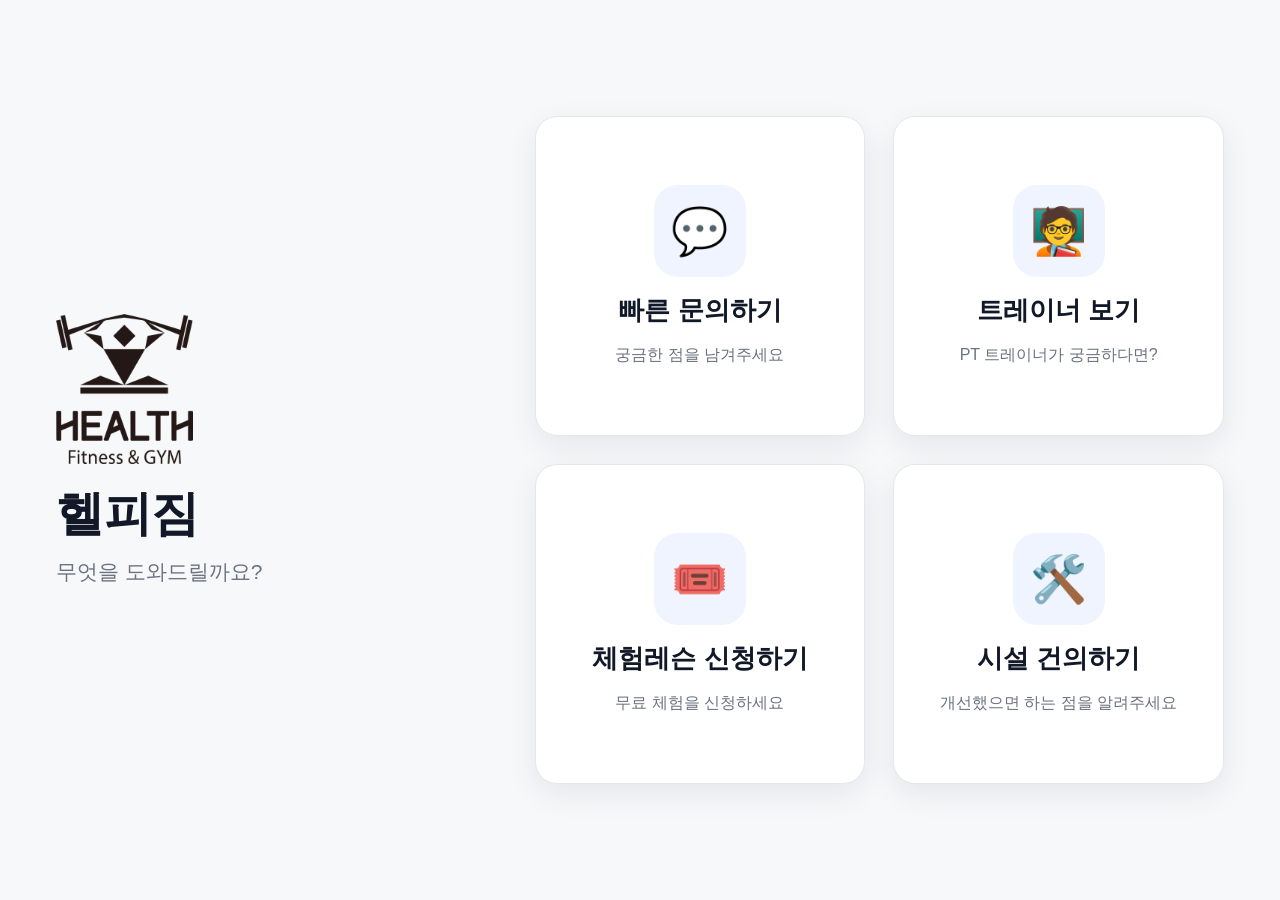
<file: index.html>
<!DOCTYPE html>
<html lang="ko">
<head>
  <meta charset="UTF-8" />
  <meta name="viewport" content="width=device-width, initial-scale=1.0, maximum-scale=1.0, user-scalable=no, viewport-fit=cover" />
  <meta name="apple-mobile-web-app-capable" content="yes" />
  <meta name="apple-mobile-web-app-status-bar-style" content="default" />
  <meta name="theme-color" content="#2563EB" />
  <link rel="manifest" href="manifest.json" />
  <title>헬피짐</title>
  <link rel="stylesheet" href="css/style.css?v=18" />
</head>
<body>
  <main class="shell shell--home">
    <header class="brand">
      <div class="logo"><img src="images/logo.png" alt="헬피짐 로고" /></div>
      <h1 data-gym-name>헬피짐</h1>
      <p data-gym-tagline>무엇을 도와드릴까요?</p>
    </header>

    <nav class="menu-grid">
      <a class="menu-card" href="quick_inquiry.html">
        <div class="ico">💬</div>
        <div class="label">빠른 문의하기</div>
        <div class="desc">궁금한 점을 남겨주세요</div>
      </a>

      <a class="menu-card" href="coaches.html">
        <div class="ico">🧑‍🏫</div>
        <div class="label">트레이너 보기</div>
        <div class="desc">PT 트레이너가 궁금하다면?</div>
      </a>

      <a class="menu-card" href="trial_lesson.html">
        <div class="ico">🎟️</div>
        <div class="label">체험레슨 신청하기</div>
        <div class="desc">무료 체험을 신청하세요</div>
      </a>

      <a class="menu-card" href="facility_suggestion.html">
        <div class="ico">🛠️</div>
        <div class="label">시설 건의하기</div>
        <div class="desc">개선했으면 하는 점을 알려주세요</div>
      </a>
    </nav>
  </main>

  <script src="js/config.js?v=18"></script>
  <script src="js/app.js?v=18"></script>
</body>
</html>
</file>
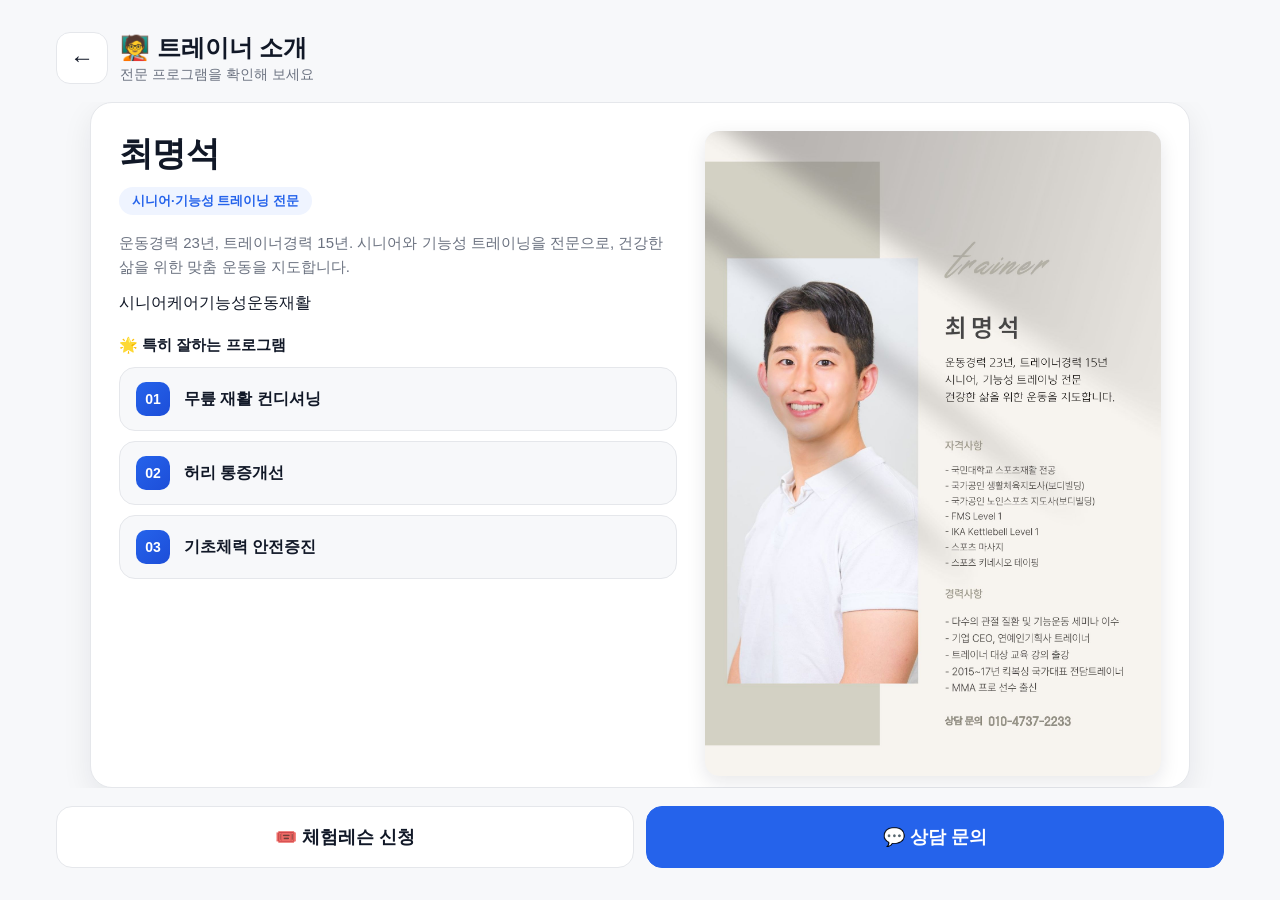
<file: coach_detail.html>
<!DOCTYPE html>
<html lang="ko">
<head>
  <meta charset="UTF-8" />
  <meta name="viewport" content="width=device-width, initial-scale=1.0, maximum-scale=1.0, user-scalable=no, viewport-fit=cover" />
  <meta name="apple-mobile-web-app-capable" content="yes" />
  <meta name="theme-color" content="#2563EB" />
  <link rel="manifest" href="manifest.json" />
  <title>트레이너 소개 · 헬피짐</title>
  <link rel="stylesheet" href="css/style.css?v=18" />
</head>
<body>
  <main class="shell shell--coach-detail">
    <div class="page-head">
      <a class="back-btn" href="coaches.html">←</a>
      <div>
        <h2>🧑‍🏫 트레이너 소개</h2>
        <p>전문 프로그램을 확인해 보세요</p>
      </div>
    </div>

    <!-- ▼ 좌: 프로그램 / 우: 사진 — js/coaches.js 가 ?id= 값으로 렌더링합니다. -->
    <div class="coach-detail" id="coachDetail"></div>

    <div class="tel-bar">
      <a href="trial_lesson.html">🎟️ 체험레슨 신청</a>
      <a class="primary" href="quick_inquiry.html">💬 상담 문의</a>
    </div>
  </main>

  <script src="js/config.js?v=18"></script>
  <script src="js/coaches-data.js?v=18"></script>
  <script src="js/coaches.js?v=18"></script>
  <script src="js/app.js?v=18"></script>
</body>
</html>
</file>
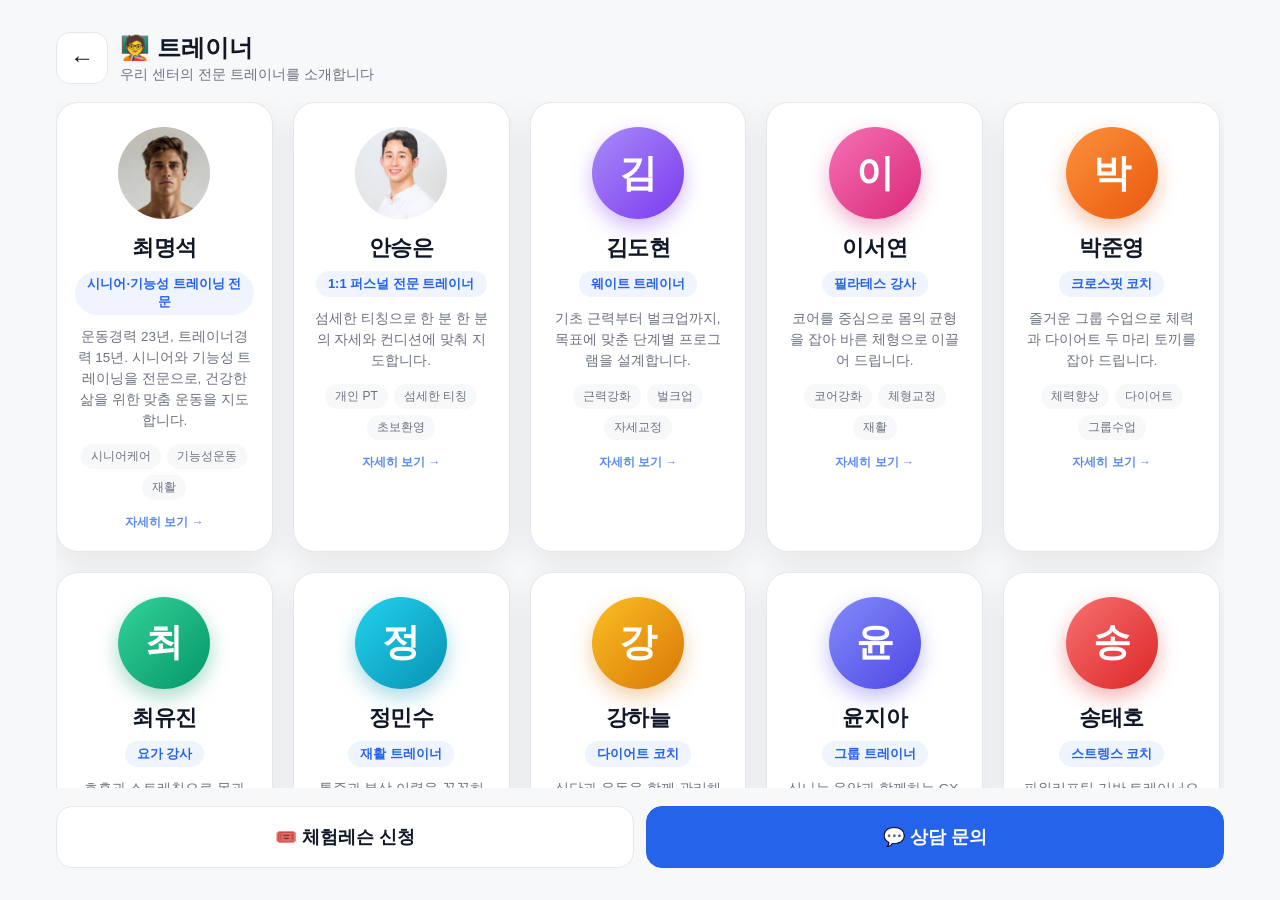
<file: coaches.html>
<!DOCTYPE html>
<html lang="ko">
<head>
  <meta charset="UTF-8" />
  <meta name="viewport" content="width=device-width, initial-scale=1.0, maximum-scale=1.0, user-scalable=no, viewport-fit=cover" />
  <meta name="apple-mobile-web-app-capable" content="yes" />
  <meta name="theme-color" content="#2563EB" />
  <link rel="manifest" href="manifest.json" />
  <title>트레이너 · 헬피짐</title>
  <link rel="stylesheet" href="css/style.css?v=18" />
</head>
<body>
  <main class="shell shell--coaches">
    <div class="page-head">
      <a class="back-btn" href="index.html">←</a>
      <div>
        <h2>🧑‍🏫 트레이너</h2>
        <p>우리 센터의 전문 트레이너를 소개합니다</p>
      </div>
    </div>

    <!-- ▼ 카드는 js/coaches-data.js 의 COACHES 배열을 읽어 자동으로 그려집니다.
         트레이너를 추가/수정/삭제하려면 js/coaches-data.js 파일만 고치면 됩니다.
         카드를 누르면 coach_detail.html?id=... 상세 페이지로 이동합니다. -->
    <div class="coach-list" id="coachList"></div>

    <div class="tel-bar">
      <a href="trial_lesson.html">🎟️ 체험레슨 신청</a>
      <a class="primary" href="quick_inquiry.html">💬 상담 문의</a>
    </div>
  </main>

  <script src="js/config.js?v=18"></script>
  <script src="js/coaches-data.js?v=18"></script>
  <script src="js/coaches.js?v=18"></script>
  <script src="js/app.js?v=18"></script>
</body>
</html>
</file>
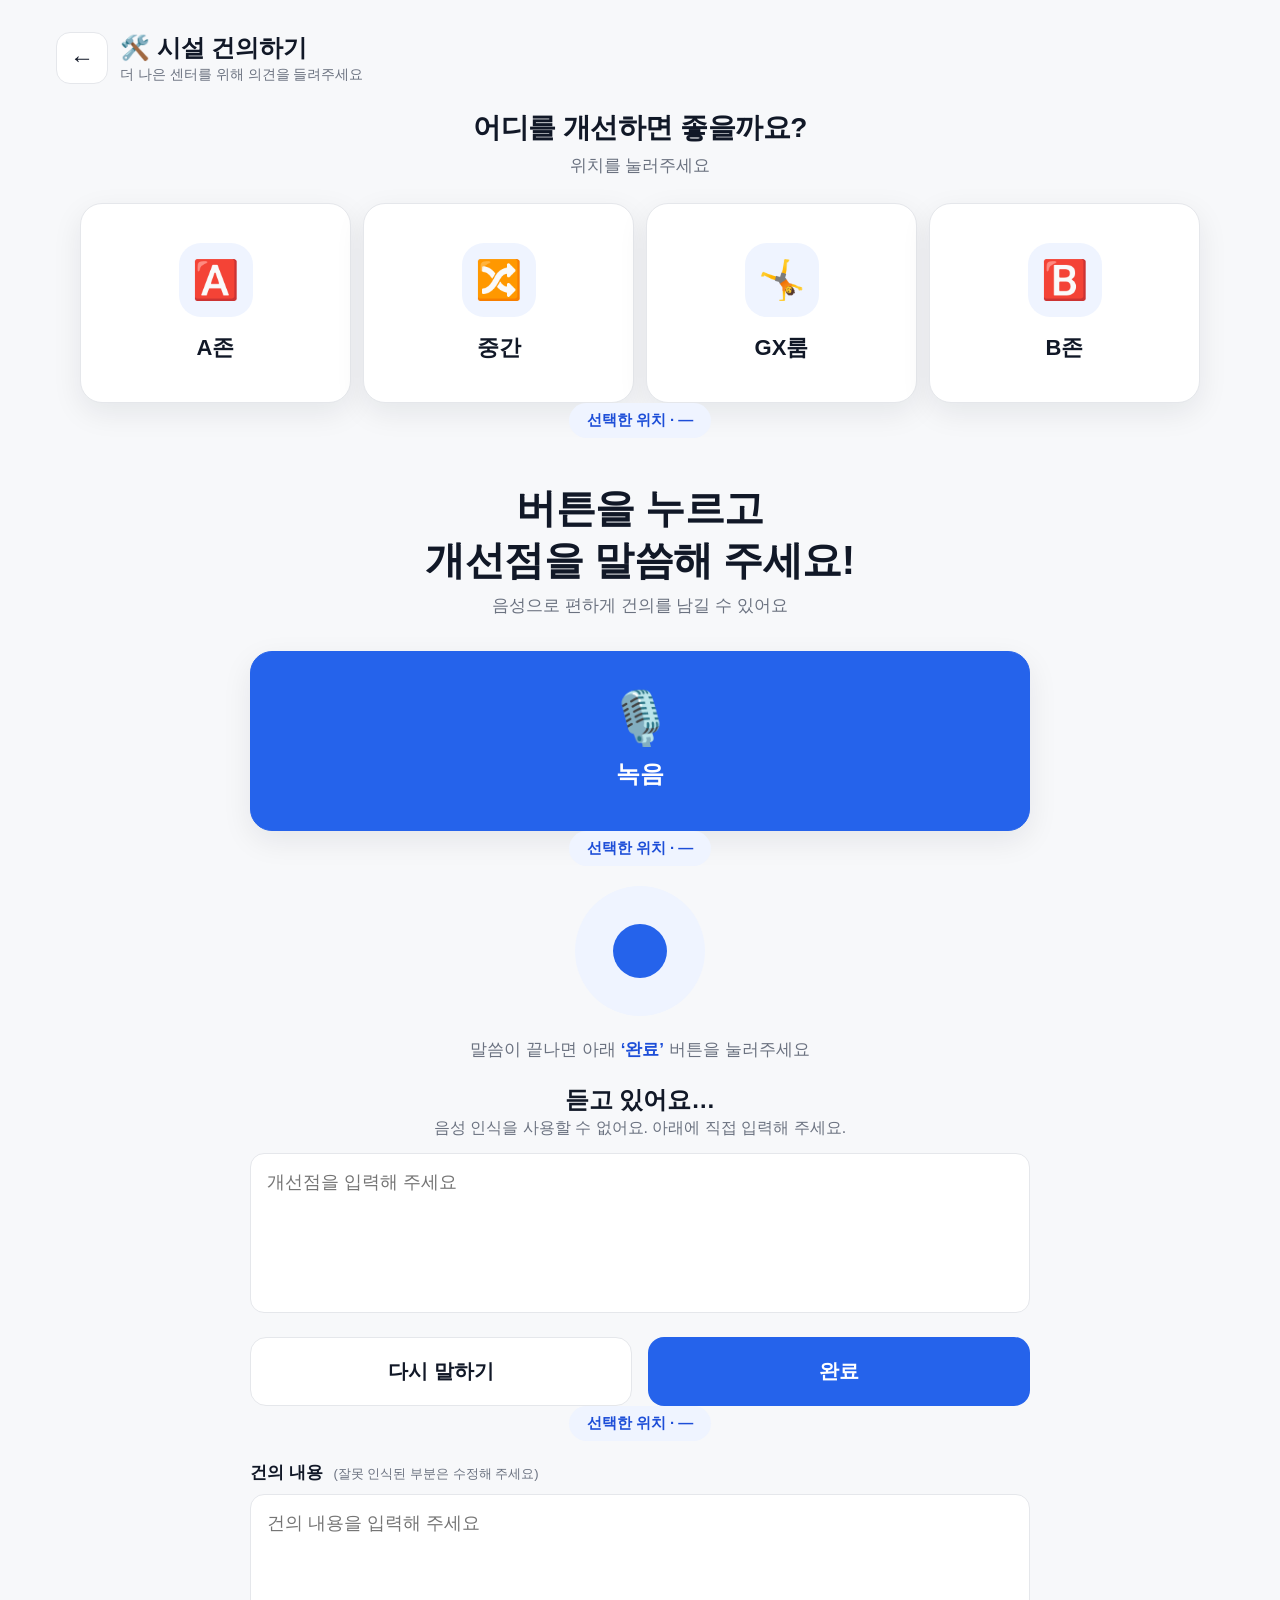
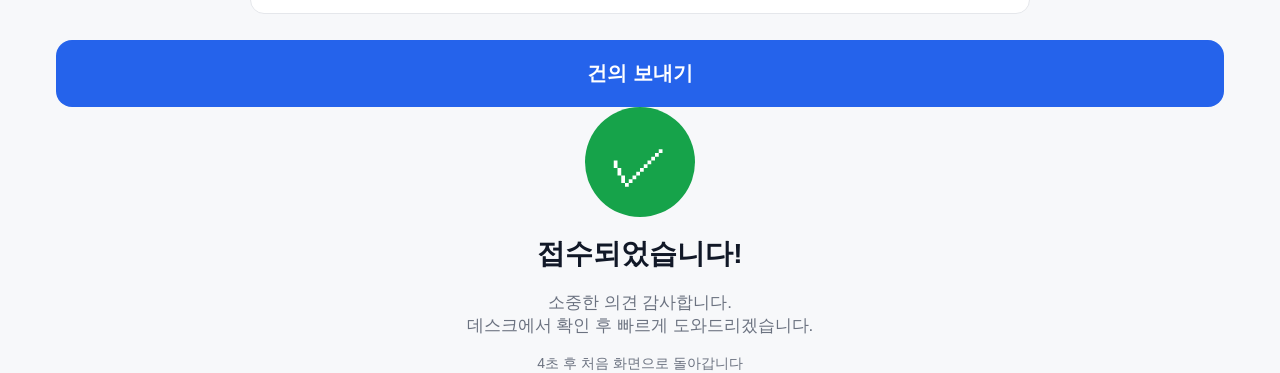
<file: facility_suggestion.html>
<!DOCTYPE html>
<html lang="ko">
<head>
  <meta charset="UTF-8" />
  <meta name="viewport" content="width=device-width, initial-scale=1.0, maximum-scale=1.0, user-scalable=no, viewport-fit=cover" />
  <meta name="apple-mobile-web-app-capable" content="yes" />
  <meta name="theme-color" content="#2563EB" />
  <link rel="manifest" href="manifest.json" />
  <title>시설 건의하기 · 헬피짐</title>
  <link rel="stylesheet" href="css/style.css?v=18" />
</head>
<body>
  <main class="shell shell--facility">
    <div class="page-head">
      <!-- 뒤로가기: 첫 단계에선 홈으로, 이후엔 이전 단계로 (facility.js가 처리) -->
      <a class="back-btn" href="index.html" data-fac-back>←</a>
      <div>
        <h2>🛠️ 시설 건의하기</h2>
        <p>더 나은 센터를 위해 의견을 들려주세요</p>
      </div>
    </div>

    <!-- ===== STEP 1 · 존 선택 ===== -->
    <section class="fac-step" data-step="1">
      <div class="fac-lead">
        <h3>어디를 개선하면 좋을까요?</h3>
        <p>위치를 눌러주세요</p>
      </div>
      <div class="zone-grid" data-zone-grid>
        <button type="button" class="zone-btn" data-zone="A존">
          <span class="zone-ico">🅰️</span>
          <span class="zone-name">A존</span>
        </button>
        <button type="button" class="zone-btn" data-zone="중간">
          <span class="zone-ico">🔀</span>
          <span class="zone-name">중간</span>
        </button>
        <button type="button" class="zone-btn" data-zone="GX룸">
          <span class="zone-ico">🤸</span>
          <span class="zone-name">GX룸</span>
        </button>
        <button type="button" class="zone-btn" data-zone="B존">
          <span class="zone-ico">🅱️</span>
          <span class="zone-name">B존</span>
        </button>
      </div>
    </section>

    <!-- ===== STEP 2 · 안내 + 전화/녹음 ===== -->
    <section class="fac-step" data-step="2" hidden>
      <div class="zone-badge">선택한 위치 · <b data-zone-label>—</b></div>
      <div class="fac-lead fac-lead--big">
        <h3>버튼을 누르고<br />개선점을 말씀해 주세요!</h3>
        <p>음성으로 편하게 건의를 남길 수 있어요</p>
      </div>
      <div class="fac-actions fac-actions--single">
        <button type="button" class="big-btn big-btn--fill" data-go-record>
          <span class="big-btn-ico">🎙️</span>
          <span class="big-btn-label">녹음</span>
        </button>
      </div>
    </section>

    <!-- ===== STEP 3 · 녹음/음성인식 ===== -->
    <section class="fac-step" data-step="3" hidden>
      <div class="zone-badge">선택한 위치 · <b data-zone-label>—</b></div>

      <!-- 음성인식 지원 시 -->
      <div class="rec-box" data-rec-live>
        <div class="rec-pulse" data-rec-pulse><span></span></div>
        <p class="rec-guide">말씀이 끝나면 아래 <b>‘완료’</b> 버튼을 눌러주세요</p>
        <div class="rec-text" data-rec-text aria-live="polite">듣고 있어요…</div>
      </div>

      <!-- 폴백(미지원/권한거부) 시 -->
      <div class="rec-fallback" data-rec-fallback hidden>
        <p class="rec-fallback-msg" data-rec-fallback-msg>
          음성 인식을 사용할 수 없어요. 아래에 직접 입력해 주세요.
        </p>
        <textarea data-rec-fallback-input placeholder="개선점을 입력해 주세요"></textarea>
      </div>

      <div class="fac-actions fac-actions--row">
        <button type="button" class="submit-btn btn-ghost" data-rec-restart>다시 말하기</button>
        <button type="button" class="submit-btn" data-rec-done>완료</button>
      </div>
    </section>

    <!-- ===== STEP 4 · 내용 확인 ===== -->
    <section class="fac-step" data-step="4" hidden>
      <div class="zone-badge">선택한 위치 · <b data-zone-label>—</b></div>

      <div class="field">
        <label>건의 내용 <span class="hint">(잘못 인식된 부분은 수정해 주세요)</span></label>
        <textarea data-confirm-text placeholder="건의 내용을 입력해 주세요"></textarea>
      </div>

      <button type="button" class="submit-btn" data-fac-send>건의 보내기</button>
    </section>

    <!-- ===== STEP 5 · 완료 ===== -->
    <section class="fac-step" data-step="5" hidden>
      <div class="done">
        <div class="check">✓</div>
        <h2>접수되었습니다!</h2>
        <p>소중한 의견 감사합니다.<br />데스크에서 확인 후 빠르게 도와드리겠습니다.</p>
        <div class="countdown"><span data-fac-count>4</span>초 후 처음 화면으로 돌아갑니다</div>
      </div>
    </section>
  </main>

  <script src="js/config.js?v=18"></script>
  <script src="js/app.js?v=18"></script>
  <script src="js/facility.js?v=18"></script>
</body>
</html>
</file>
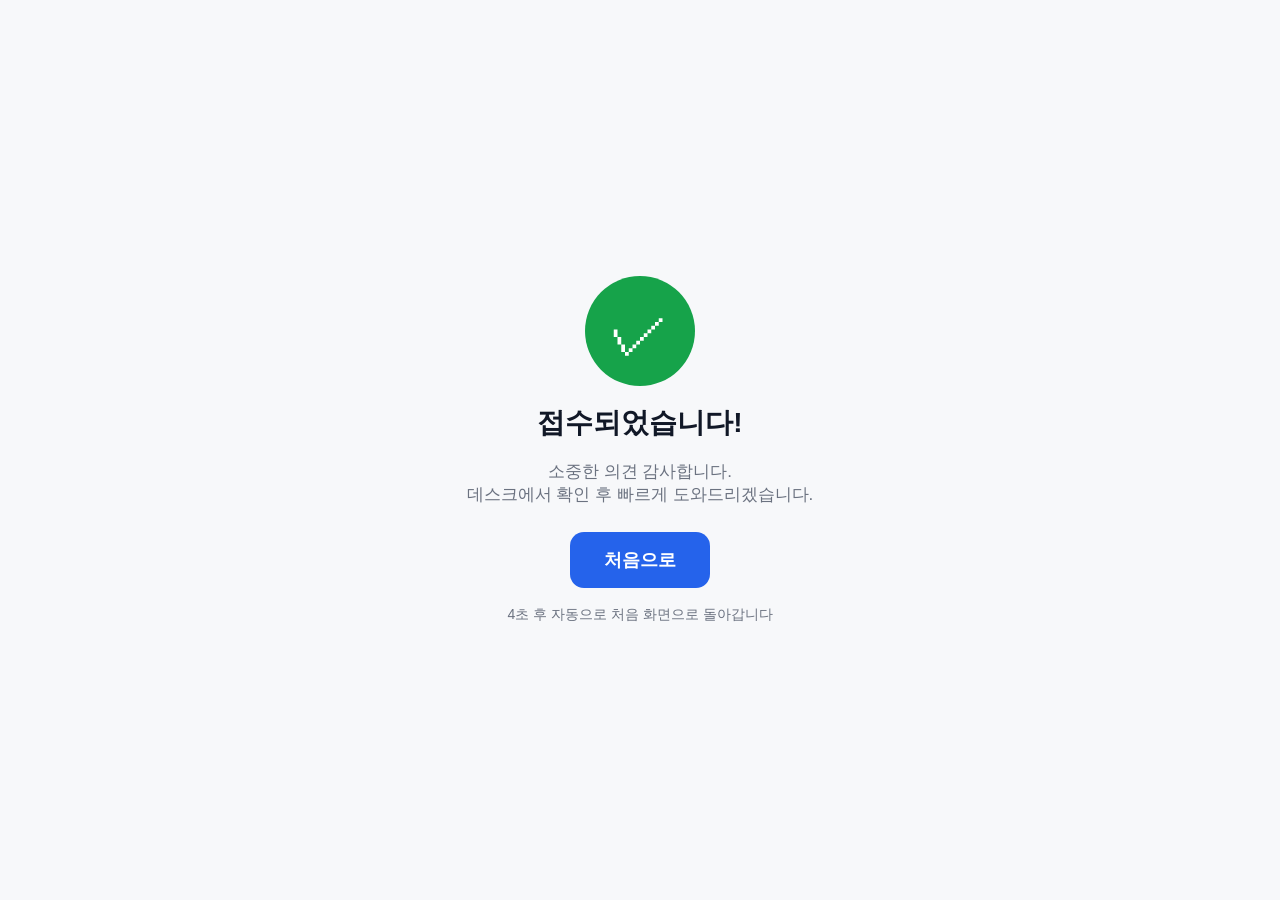
<file: inquiry_sent.html>
<!DOCTYPE html>
<html lang="ko">
<head>
  <meta charset="UTF-8" />
  <meta name="viewport" content="width=device-width, initial-scale=1.0, maximum-scale=1.0, user-scalable=no, viewport-fit=cover" />
  <meta name="apple-mobile-web-app-capable" content="yes" />
  <meta name="theme-color" content="#2563EB" />
  <link rel="manifest" href="manifest.json" />
  <title>접수 완료 · 헬피짐</title>
  <link rel="stylesheet" href="css/style.css?v=18" />
</head>
<body>
  <main class="shell">
    <div class="done">
      <div class="check">✓</div>
      <h2>접수되었습니다!</h2>
      <p>소중한 의견 감사합니다.<br />데스크에서 확인 후 빠르게 도와드리겠습니다.</p>
      <a href="index.html">처음으로</a>
      <div class="countdown"><span id="sec">5</span>초 후 자동으로 처음 화면으로 돌아갑니다</div>
    </div>
  </main>

  <script>
    // 키오스크: 잠시 후 메인으로 자동 복귀
    var n = 5;
    var el = document.getElementById("sec");
    var t = setInterval(function () {
      n -= 1;
      if (el) el.textContent = n;
      if (n <= 0) { clearInterval(t); location.href = "index.html"; }
    }, 1000);
  </script>
</body>
</html>
</file>
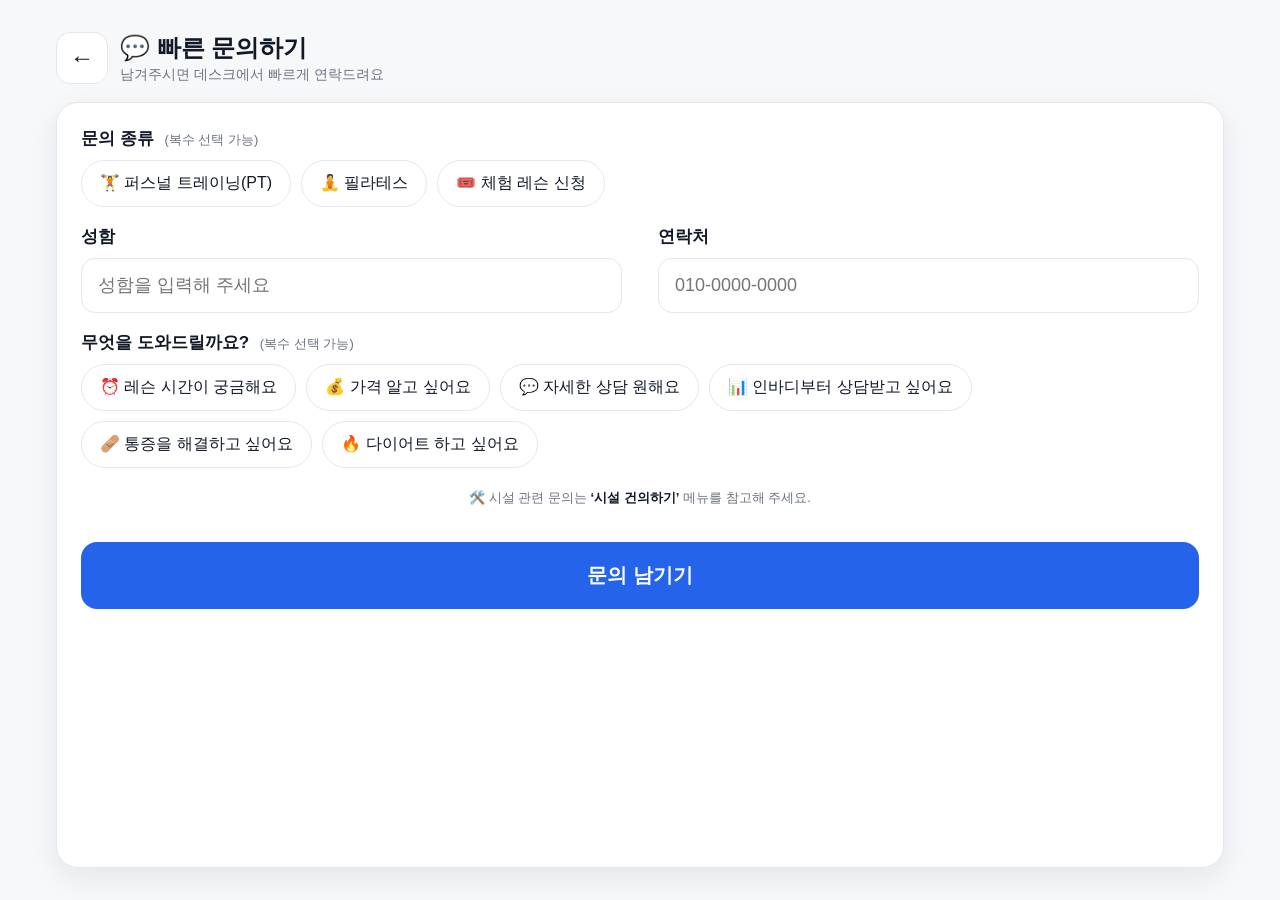
<file: quick_inquiry.html>
<!DOCTYPE html>
<html lang="ko">
<head>
  <meta charset="UTF-8" />
  <meta name="viewport" content="width=device-width, initial-scale=1.0, maximum-scale=1.0, user-scalable=no, viewport-fit=cover" />
  <meta name="apple-mobile-web-app-capable" content="yes" />
  <meta name="theme-color" content="#2563EB" />
  <link rel="manifest" href="manifest.json" />
  <title>빠른 문의하기 · 헬피짐</title>
  <link rel="stylesheet" href="css/style.css?v=18" />
</head>
<body>
  <main class="shell shell--form">
    <div class="page-head">
      <a class="back-btn" href="index.html">←</a>
      <div>
        <h2>💬 빠른 문의하기</h2>
        <p>남겨주시면 데스크에서 빠르게 연락드려요</p>
      </div>
    </div>

    <form class="card" data-form="quick">
      <div class="field field--wide">
        <label>문의 종류 <span class="hint">(복수 선택 가능)</span></label>
        <div class="chips" data-name="topic">
          <div class="chip">🏋️ 퍼스널 트레이닝(PT)</div>
          <div class="chip">🧘 필라테스</div>
          <div class="chip">🎟️ 체험 레슨 신청</div>
        </div>
      </div>

      <div class="field">
        <label>성함</label>
        <input type="text" name="name" placeholder="성함을 입력해 주세요"
               data-required="성함을 입력해 주세요." autocomplete="off" />
      </div>

      <div class="field">
        <label>연락처</label>
        <input type="tel" name="phone" placeholder="010-0000-0000"
               data-required="연락처를 입력해 주세요." autocomplete="off" />
      </div>

      <div class="field field--wide">
        <label>무엇을 도와드릴까요? <span class="hint">(복수 선택 가능)</span></label>
        <div class="chips" data-name="needs">
          <div class="chip">⏰ 레슨 시간이 궁금해요</div>
          <div class="chip">💰 가격 알고 싶어요</div>
          <div class="chip">💬 자세한 상담 원해요</div>
          <div class="chip">📊 인바디부터 상담받고 싶어요</div>
          <div class="chip">🩹 통증을 해결하고 싶어요</div>
          <div class="chip">🔥 다이어트 하고 싶어요</div>
        </div>
      </div>

      <p class="form-note field--wide">🛠️ 시설 관련 문의는 <b>‘시설 건의하기’</b> 메뉴를 참고해 주세요.</p>

      <button type="submit" class="submit-btn">문의 남기기</button>
    </form>
  </main>

  <script src="js/config.js?v=18"></script>
  <script src="js/app.js?v=18"></script>
</body>
</html>
</file>
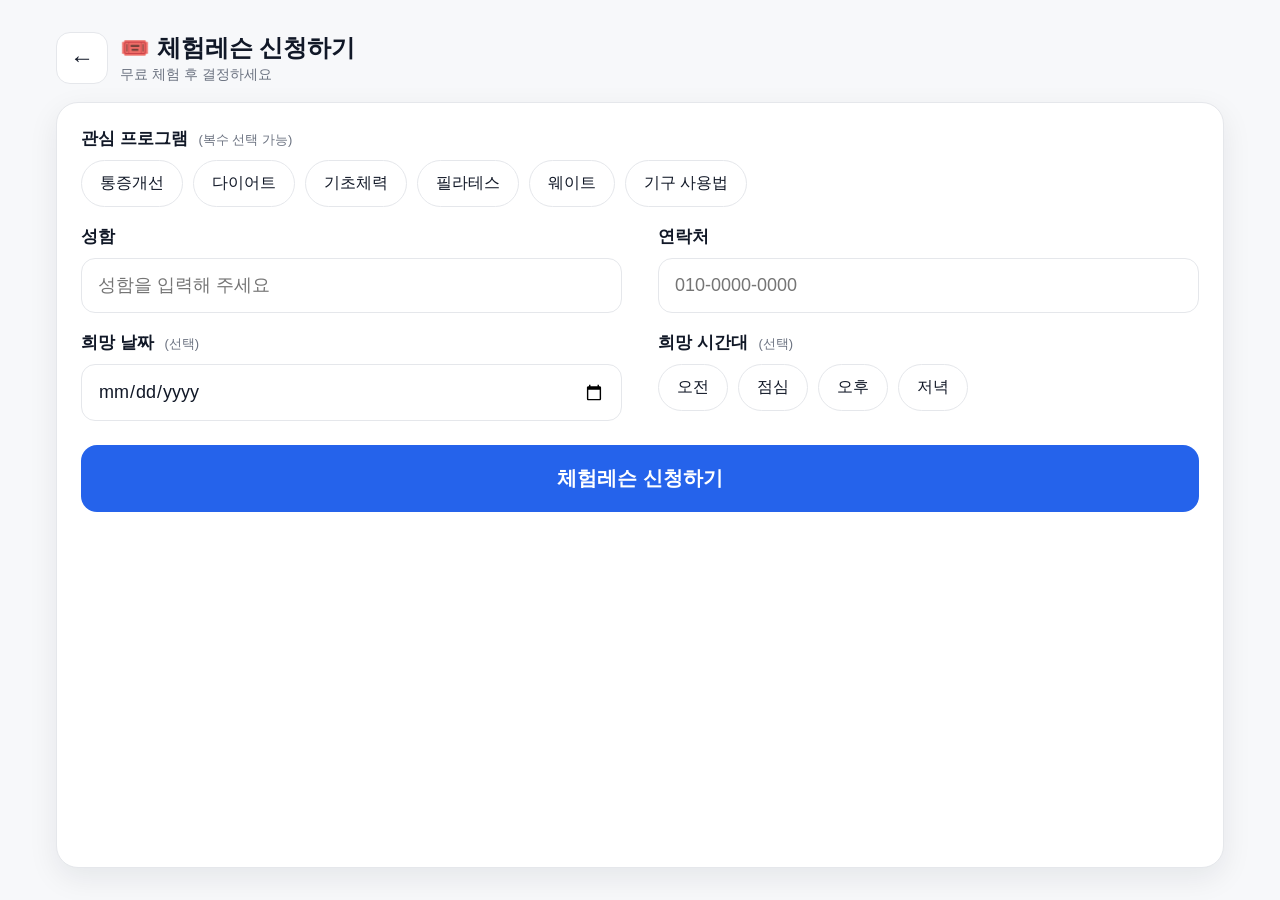
<file: trial_lesson.html>
<!DOCTYPE html>
<html lang="ko">
<head>
  <meta charset="UTF-8" />
  <meta name="viewport" content="width=device-width, initial-scale=1.0, maximum-scale=1.0, user-scalable=no, viewport-fit=cover" />
  <meta name="apple-mobile-web-app-capable" content="yes" />
  <meta name="theme-color" content="#2563EB" />
  <link rel="manifest" href="manifest.json" />
  <title>체험레슨 신청 · 헬피짐</title>
  <link rel="stylesheet" href="css/style.css?v=18" />
</head>
<body>
  <main class="shell shell--form">
    <div class="page-head">
      <a class="back-btn" href="index.html">←</a>
      <div>
        <h2>🎟️ 체험레슨 신청하기</h2>
        <p>무료 체험 후 결정하세요</p>
      </div>
    </div>

    <form class="card" data-form="trial">
      <div class="field field--wide">
        <label>관심 프로그램 <span class="hint">(복수 선택 가능)</span></label>
        <div class="chips" data-name="program" data-required="관심 프로그램을 선택해 주세요.">
          <div class="chip">통증개선</div>
          <div class="chip">다이어트</div>
          <div class="chip">기초체력</div>
          <div class="chip">필라테스</div>
          <div class="chip">웨이트</div>
          <div class="chip">기구 사용법</div>
        </div>
      </div>

      <div class="field">
        <label>성함</label>
        <input type="text" name="name" placeholder="성함을 입력해 주세요"
               data-required="성함을 입력해 주세요." autocomplete="off" />
      </div>

      <div class="field">
        <label>연락처</label>
        <input type="tel" name="phone" placeholder="010-0000-0000"
               data-required="연락처를 입력해 주세요." autocomplete="off" />
      </div>

      <div class="field">
        <label>희망 날짜 <span class="hint">(선택)</span></label>
        <input type="date" name="date" />
      </div>

      <div class="field">
        <label>희망 시간대 <span class="hint">(선택)</span></label>
        <div class="chips" data-name="time">
          <div class="chip">오전</div>
          <div class="chip">점심</div>
          <div class="chip">오후</div>
          <div class="chip">저녁</div>
        </div>
      </div>

      <button type="submit" class="submit-btn">체험레슨 신청하기</button>
    </form>
  </main>

  <script src="js/config.js?v=18"></script>
  <script src="js/app.js?v=18"></script>
</body>
</html>
</file>
<file: css/style.css>
/* =========================================================
   HEALTHY GYM — 키오스크 랜딩 페이지 공통 스타일
   디자인: 클린 화이트 + 컬러 포인트
   브랜드 색을 바꾸려면 아래 --accent 한 줄만 수정하세요.
   ========================================================= */

:root {
  --accent: #2563EB;          /* 메인 포인트 컬러 */
  --accent-dark: #1D4ED8;     /* 눌렀을 때 */
  --accent-soft: #EFF4FF;     /* 옅은 배경 */
  --ink: #111827;             /* 기본 글자 */
  --ink-sub: #6B7280;         /* 보조 글자 */
  --line: #E5E7EB;            /* 테두리 */
  --bg: #FFFFFF;
  --bg-soft: #F7F8FA;
  --ok: #16A34A;
  --radius: 22px;
  --shadow: 0 10px 30px rgba(17, 24, 39, 0.08);
  --shadow-lg: 0 18px 50px rgba(17, 24, 39, 0.12);
}

* { box-sizing: border-box; -webkit-tap-highlight-color: transparent; }

html, body {
  margin: 0;
  padding: 0;
  height: 100%;
}

body {
  font-family: -apple-system, BlinkMacSystemFont, "Apple SD Gothic Neo",
               "Pretendard", "Noto Sans KR", "Malgun Gothic", sans-serif;
  color: var(--ink);
  background: var(--bg-soft);
  /* 키오스크: 글자 길게 눌러 선택/복사 방지 */
  -webkit-user-select: none;
  user-select: none;
  -webkit-touch-callout: none;
  overscroll-behavior: none;
}

/* 입력 요소는 선택 허용 */
input, textarea { -webkit-user-select: text; user-select: text; }

/* 세로 A4 태블릿 기준 중앙 정렬 컨테이너 */
.shell {
  max-width: 760px;
  min-height: 100%;
  margin: 0 auto;
  padding: 28px 24px 40px;
  display: flex;
  flex-direction: column;
}

/* ---------- 헤더 ---------- */
.brand {
  text-align: center;
  margin-bottom: 22px;
}
.brand .logo {
  height: 92px;
  display: inline-flex;
  align-items: center;
  justify-content: center;
  margin-bottom: 12px;
}
.brand .logo img { height: 100%; width: auto; display: block; }
.brand h1 {
  font-size: 30px;
  margin: 0;
  letter-spacing: -0.5px;
}
.brand p {
  margin: 6px 0 0;
  color: var(--ink-sub);
  font-size: 16px;
}

/* ---------- 메인: 4개 기능 버튼 ---------- */
.menu-grid {
  display: grid;
  grid-template-columns: 1fr 1fr;
  gap: 16px;
  flex: 1;
  align-content: center;
}
.menu-card {
  background: var(--bg);
  border: 1px solid var(--line);
  border-radius: var(--radius);
  padding: 28px 20px;
  text-decoration: none;
  color: var(--ink);
  display: flex;
  flex-direction: column;
  align-items: center;
  justify-content: center;
  gap: 14px;
  min-height: 200px;
  box-shadow: var(--shadow);
  transition: transform .12s ease, box-shadow .12s ease;
}
.menu-card:active {
  transform: scale(0.97);
  box-shadow: var(--shadow-lg);
}
.menu-card .ico {
  width: 84px;
  height: 84px;
  border-radius: 24px;
  background: var(--accent-soft);
  display: flex;
  align-items: center;
  justify-content: center;
  font-size: 42px;
}
.menu-card .label {
  font-size: 22px;
  font-weight: 700;
}
.menu-card .desc {
  font-size: 14px;
  color: var(--ink-sub);
  text-align: center;
  line-height: 1.4;
}

/* ---------- 하단 전화 버튼 ---------- */
.tel-bar {
  margin-top: 22px;
  display: flex;
  gap: 12px;
}
.tel-bar a {
  flex: 1;
  text-align: center;
  padding: 18px;
  border-radius: 16px;
  text-decoration: none;
  font-size: 18px;
  font-weight: 700;
  border: 1px solid var(--line);
  background: #fff;
  color: var(--ink);
}
.tel-bar a.primary {
  background: var(--accent);
  color: #fff;
  border-color: var(--accent);
}

/* ---------- 서브 페이지 공통 ---------- */
.page-head {
  display: flex;
  align-items: center;
  gap: 12px;
  margin-bottom: 20px;
}
.back-btn {
  width: 52px;
  height: 52px;
  flex: 0 0 52px;
  border-radius: 14px;
  border: 1px solid var(--line);
  background: #fff;
  display: inline-flex;
  align-items: center;
  justify-content: center;
  font-size: 24px;
  text-decoration: none;
  color: var(--ink);
}
.page-head h2 {
  font-size: 24px;
  margin: 0;
}
.page-head p { margin: 2px 0 0; color: var(--ink-sub); font-size: 14px; }

.card {
  background: #fff;
  border: 1px solid var(--line);
  border-radius: var(--radius);
  padding: 24px;
  box-shadow: var(--shadow);
}

/* ---------- 폼 ---------- */
.field { margin-bottom: 22px; }
.field > label {
  display: block;
  font-size: 17px;
  font-weight: 700;
  margin-bottom: 10px;
}
.field .hint { font-size: 13px; color: var(--ink-sub); font-weight: 400; margin-left: 6px; }

input[type="text"],
input[type="tel"],
input[type="date"],
input[type="time"],
textarea {
  width: 100%;
  font-size: 18px;
  padding: 16px;
  border: 1px solid var(--line);
  border-radius: 14px;
  background: #fff;
  color: var(--ink);
  font-family: inherit;
}
input:focus, textarea:focus {
  outline: none;
  border-color: var(--accent);
  box-shadow: 0 0 0 3px var(--accent-soft);
}
textarea { min-height: 120px; resize: none; }

/* 칩(다중 선택) */
.chips { display: flex; flex-wrap: wrap; gap: 10px; }
.chip {
  padding: 12px 18px;
  border-radius: 999px;
  border: 1px solid var(--line);
  background: #fff;
  font-size: 16px;
  cursor: pointer;
  user-select: none;
}
.chip.on {
  background: var(--accent);
  color: #fff;
  border-color: var(--accent);
}

.submit-btn {
  width: 100%;
  padding: 20px;
  font-size: 20px;
  font-weight: 800;
  color: #fff;
  background: var(--accent);
  border: none;
  border-radius: 16px;
  cursor: pointer;
}
.submit-btn:active { background: var(--accent-dark); }
.submit-btn:disabled { opacity: .55; }

/* 폼 하단 안내 문구 */
.form-note {
  margin: 2px 0 10px;
  font-size: 13px;
  line-height: 1.5;
  color: var(--ink-sub);
  text-align: center;
}
.form-note b { color: var(--ink); font-weight: 700; }

/* ---------- 강사 프로필 (세로형 카드 그리드) ---------- */
.coach-list {
  display: grid;
  grid-template-columns: repeat(auto-fill, minmax(220px, 1fr));
  gap: 16px;
}
.coach {
  display: flex;
  flex-direction: column;
  align-items: center;
  text-align: center;
  background: #fff;
  border: 1px solid var(--line);
  border-radius: var(--radius);
  padding: 24px 18px 20px;
  box-shadow: var(--shadow);
  transition: transform .18s ease, box-shadow .18s ease;
  /* 카드 전체가 상세로 가는 링크 */
  text-decoration: none;
  color: inherit;
  cursor: pointer;
  position: relative;
}
.coach::after {
  content: "자세히 보기 →";
  margin-top: 14px;
  font-size: 12px;
  font-weight: 700;
  color: var(--accent);
  opacity: .75;
}
.coach:hover { transform: translateY(-3px); box-shadow: var(--shadow-lg); }
.coach:active { transform: translateY(0); }

/* 이니셜 아바타: 카드마다 --c1/--c2 두 색으로 그라데이션 */
.coach__avatar {
  width: 92px;
  height: 92px;
  border-radius: 50%;
  display: flex;
  align-items: center;
  justify-content: center;
  font-size: 38px;
  font-weight: 800;
  color: #fff;
  background: linear-gradient(135deg, var(--c1, #60A5FA), var(--c2, #2563EB));
  box-shadow: 0 8px 20px color-mix(in srgb, var(--c2, #2563EB) 35%, transparent);
  margin-bottom: 14px;
  user-select: none;
}
/* 실제 사진을 쓸 때 아바타 자리에 넣는 이미지 */
.coach__photo {
  width: 92px;
  height: 92px;
  border-radius: 50%;
  object-fit: cover;
  background: var(--accent-soft);
  margin-bottom: 14px;
}

/* 이름을 가장 크고 또렷하게 */
.coach__name {
  margin: 0 0 8px;
  font-size: 22px;
  font-weight: 800;
  letter-spacing: -0.02em;
  color: var(--ink);
}
.coach .role {
  color: var(--accent);
  font-weight: 700;
  font-size: 13px;
  padding: 4px 12px;
  border-radius: 999px;
  background: var(--accent-soft);
}
.coach p {
  margin: 12px 0 0;
  color: var(--ink-sub);
  font-size: 13.5px;
  line-height: 1.55;
}
.coach .tags {
  margin-top: 12px;
  display: flex;
  flex-wrap: wrap;
  gap: 6px;
  justify-content: center;
}
.coach .tags span {
  font-size: 12px;
  padding: 4px 10px;
  border-radius: 999px;
  background: var(--bg-soft);
  color: var(--ink-sub);
}

/* ---------- 강사 상세 (좌: 프로그램 / 우: 사진) ---------- */
.coach-detail { display: flex; }
.cd-card {
  flex: 1;
  display: grid;
  grid-template-columns: 1.1fr 0.9fr;
  gap: 28px;
  background: #fff;
  border: 1px solid var(--line);
  border-radius: var(--radius);
  box-shadow: var(--shadow);
  padding: 28px;
  align-items: stretch;
}
.cd-info { display: flex; flex-direction: column; min-width: 0; }
.cd-name {
  margin: 0 0 10px;
  font-size: 30px;
  font-weight: 800;
  letter-spacing: -0.02em;
}
.cd-info .role {
  align-self: flex-start;
  color: var(--accent);
  font-weight: 700;
  font-size: 13px;
  padding: 5px 13px;
  border-radius: 999px;
  background: var(--accent-soft);
}
.cd-intro {
  margin: 16px 0 0;
  color: var(--ink-sub);
  font-size: 15px;
  line-height: 1.6;
}
.cd-tags { margin-top: 14px; justify-content: flex-start; }

.cd-programs { margin-top: 22px; }
.cd-programs__label {
  font-size: 15px;
  font-weight: 800;
  color: var(--ink);
  margin-bottom: 12px;
}
.cd-prog-list {
  list-style: none;
  margin: 0;
  padding: 0;
  display: flex;
  flex-direction: column;
  gap: 10px;
}
.cd-prog {
  display: flex;
  align-items: center;
  gap: 14px;
  background: var(--bg-soft);
  border: 1px solid var(--line);
  border-radius: 16px;
  padding: 14px 16px;
}
.cd-prog__num {
  flex: 0 0 auto;
  width: 34px;
  height: 34px;
  display: flex;
  align-items: center;
  justify-content: center;
  border-radius: 10px;
  background: linear-gradient(135deg, var(--accent), var(--accent-dark));
  color: #fff;
  font-size: 14px;
  font-weight: 800;
}
.cd-prog__txt { font-size: 16px; font-weight: 700; color: var(--ink); }

.cd-photo { display: flex; }
.cd-photo img {
  width: 100%;
  height: 100%;
  min-height: 260px;
  object-fit: cover;
  object-position: top center;
  border-radius: 18px;
  background: var(--accent-soft);
}
.cd-photo .coach__avatar--xl {
  width: 100%;
  height: 100%;
  min-height: 260px;
  border-radius: 18px;
  font-size: 96px;
  margin: 0;
}

/* 원본 이미지(포스터 등)를 잘림 없이 자연 비율 그대로 표시 */
.cd-photo--contain { align-items: flex-start; justify-content: center; }
.cd-photo--contain img {
  height: auto;
  min-height: 0;
  object-fit: contain;
  border-radius: 14px;
  box-shadow: 0 6px 20px rgba(17, 24, 39, 0.10);
}

/* 좁은 화면: 위(사진) → 아래(정보)로 세로 배치 */
@media (max-width: 640px) {
  .cd-card { grid-template-columns: 1fr; gap: 20px; padding: 20px; }
  .cd-photo { order: -1; }
  .cd-photo img, .cd-photo .coach__avatar--xl {
    height: auto;
    max-height: 340px;
    aspect-ratio: 4 / 3;
  }
  /* 원본 포스터는 자연 비율 유지(크롭/레터박스 없이 전체 보이게) */
  .cd-photo--contain img {
    aspect-ratio: auto;
    max-height: 70vh;
    width: 100%;
  }
}

/* ---------- 전송 완료 ---------- */
.done {
  flex: 1;
  display: flex;
  flex-direction: column;
  align-items: center;
  justify-content: center;
  text-align: center;
  gap: 18px;
}
.done .check {
  width: 110px;
  height: 110px;
  border-radius: 50%;
  background: var(--ok);
  color: #fff;
  display: flex;
  align-items: center;
  justify-content: center;
  font-size: 60px;
}
.done h2 { font-size: 28px; margin: 0; }
.done p { color: var(--ink-sub); font-size: 17px; margin: 0; }
.done .countdown { font-size: 14px; color: var(--ink-sub); }
.done a {
  margin-top: 8px;
  padding: 16px 34px;
  background: var(--accent);
  color: #fff;
  border-radius: 14px;
  text-decoration: none;
  font-weight: 700;
  font-size: 18px;
}

/* 토스트 */
.toast {
  position: fixed;
  left: 50%;
  bottom: 36px;
  transform: translateX(-50%);
  background: var(--ink);
  color: #fff;
  padding: 14px 22px;
  border-radius: 12px;
  font-size: 15px;
  opacity: 0;
  pointer-events: none;
  transition: opacity .2s;
  z-index: 50;
}
.toast.show { opacity: 1; }

/* 가로가 넓은 데스크톱에서 미리보기 시 */
@media (min-width: 900px) {
  .shell { padding-top: 48px; }
}

/* =========================================================
   시설 건의(음성) 다단계 플로우
   ========================================================= */

/* 단계 컨테이너: 세로 흐름 채우기 */
.fac-step {
  flex: 1;
  display: flex;
  flex-direction: column;
}

/* 안내 문구 블록 */
.fac-lead { text-align: center; margin: 8px 0 26px; }
.fac-lead h3 {
  font-size: 28px;
  line-height: 1.3;
  margin: 0 0 8px;
  letter-spacing: -0.5px;
}
.fac-lead p { margin: 0; color: var(--ink-sub); font-size: 17px; }
.fac-lead--big { margin: 24px 0 34px; }
.fac-lead--big h3 { font-size: 34px; }

/* 선택 존 배지 */
.zone-badge {
  align-self: center;
  padding: 8px 18px;
  border-radius: 999px;
  background: var(--accent-soft);
  color: var(--accent-dark);
  font-size: 15px;
  font-weight: 700;
  margin-bottom: 20px;
}
.zone-badge b { font-weight: 800; }

/* ---------- STEP 1: 존 4개 가로 배치 ---------- */
.zone-grid {
  display: grid;
  grid-template-columns: repeat(4, 1fr);
  gap: 12px;
  flex: 1;
  align-content: center;
}
.zone-btn {
  appearance: none;
  border: 1px solid var(--line);
  background: #fff;
  border-radius: var(--radius);
  padding: 26px 8px;
  min-height: 200px;
  display: flex;
  flex-direction: column;
  align-items: center;
  justify-content: center;
  gap: 16px;
  cursor: pointer;
  box-shadow: var(--shadow);
  color: var(--ink);
  font-family: inherit;
  transition: transform .1s ease, box-shadow .1s ease, background .1s ease;
}
.zone-btn:active {
  transform: scale(0.94);
  background: var(--accent);
  border-color: var(--accent);
  color: #fff;
  box-shadow: var(--shadow-lg);
}
.zone-btn .zone-ico {
  width: 74px;
  height: 74px;
  border-radius: 22px;
  background: var(--accent-soft);
  display: flex;
  align-items: center;
  justify-content: center;
  font-size: 38px;
}
.zone-btn:active .zone-ico { background: rgba(255, 255, 255, 0.22); }
.zone-btn .zone-name { font-size: 22px; font-weight: 800; }

/* 좁은 화면: 가로 4개 유지하되 크기 축소 */
@media (max-width: 560px) {
  .zone-grid { gap: 8px; }
  .zone-btn { padding: 18px 4px; min-height: 150px; gap: 10px; }
  .zone-btn .zone-ico { width: 52px; height: 52px; border-radius: 16px; font-size: 26px; }
  .zone-btn .zone-name { font-size: 16px; }
}
@media (max-width: 380px) {
  .zone-btn .zone-name { font-size: 14px; }
}

/* ---------- STEP 2: 전화/녹음 큰 버튼 ---------- */
.fac-actions {
  display: grid;
  grid-template-columns: 1fr 1fr;
  gap: 16px;
  margin-top: auto;
}
.fac-actions--row { grid-template-columns: 1fr 1fr; margin-top: 24px; }
.fac-actions--single { grid-template-columns: 1fr; }
.big-btn {
  appearance: none;
  border: 1px solid var(--line);
  border-radius: var(--radius);
  background: #fff;
  color: var(--ink);
  text-decoration: none;
  padding: 34px 16px;
  min-height: 180px;
  display: flex;
  flex-direction: column;
  align-items: center;
  justify-content: center;
  gap: 14px;
  cursor: pointer;
  font-family: inherit;
  box-shadow: var(--shadow);
  transition: transform .1s ease, box-shadow .1s ease;
}
.big-btn:active { transform: scale(0.96); box-shadow: var(--shadow-lg); }
.big-btn .big-btn-ico { font-size: 52px; line-height: 1; }
.big-btn .big-btn-label { font-size: 24px; font-weight: 800; }
.big-btn--fill {
  background: var(--accent);
  border-color: var(--accent);
  color: #fff;
}
.big-btn--fill:active { background: var(--accent-dark); }

/* ---------- STEP 3: 녹음/음성인식 ---------- */
.rec-box {
  flex: 1;
  display: flex;
  flex-direction: column;
  align-items: center;
  justify-content: center;
  text-align: center;
  gap: 22px;
}
.rec-pulse {
  width: 130px;
  height: 130px;
  border-radius: 50%;
  background: var(--accent-soft);
  display: flex;
  align-items: center;
  justify-content: center;
  position: relative;
}
.rec-pulse span {
  width: 54px;
  height: 54px;
  border-radius: 50%;
  background: var(--accent);
  position: relative;
  z-index: 1;
}
.rec-pulse.on::before,
.rec-pulse.on::after {
  content: "";
  position: absolute;
  inset: 0;
  border-radius: 50%;
  background: var(--accent);
  opacity: .35;
  animation: recPulse 1.6s ease-out infinite;
}
.rec-pulse.on::after { animation-delay: .8s; }
@keyframes recPulse {
  0%   { transform: scale(0.55); opacity: .5; }
  100% { transform: scale(1.35); opacity: 0; }
}
.rec-guide { margin: 0; color: var(--ink-sub); font-size: 17px; }
.rec-guide b { color: var(--accent-dark); }
.rec-text {
  font-size: 24px;
  font-weight: 700;
  line-height: 1.45;
  color: var(--ink);
  min-height: 1.45em;
  padding: 0 6px;
  word-break: keep-all;
}

/* 폴백(직접 입력) */
.rec-fallback {
  flex: 1;
  display: flex;
  flex-direction: column;
  justify-content: center;
  gap: 14px;
}
.rec-fallback-msg { margin: 0; color: var(--ink-sub); font-size: 16px; text-align: center; }
.rec-fallback textarea { min-height: 160px; }

/* 보조(라인) 버튼 */
.btn-ghost {
  background: #fff;
  color: var(--ink);
  border: 1px solid var(--line);
}
.btn-ghost:active { background: var(--bg-soft); }

/* =========================================================
   가로(landscape) 키오스크 레이아웃
   ─ 가로형 터치모니터(핸드폰 공기계 연결) 기준.
   ─ 세로(모바일)에서는 위쪽 기본 스타일이 그대로 폴백으로 유지된다.
   ─ orientation:landscape(가로가 세로보다 넓을 때)에만 아래 규칙이 켜진다.
   ========================================================= */
@media (orientation: landscape) {
  /* 키오스크: 한 화면에 담고 페이지 전체 스크롤은 막는다(필요한 곳만 내부 스크롤) */
  body { overflow: hidden; }

  .shell {
    max-width: 1440px;
    height: 100vh;
    min-height: 0;
    padding: 32px 56px;
  }

  /* ---------- 홈: 좌(브랜드 히어로) / 우(메뉴 2×2) 분할 ---------- */
  .shell--home {
    display: grid;
    grid-template-columns: 0.76fr 1.24fr;
    grid-template-areas: "brand menu";
    column-gap: 56px;
    align-items: center;
  }
  .shell--home .brand {
    grid-area: brand;
    margin: 0;
    align-self: center;
    text-align: left;
    display: flex;
    flex-direction: column;
    align-items: flex-start;
  }
  .shell--home .brand .logo {
    height: 150px;
    margin-bottom: 18px;
  }
  .shell--home .brand h1 { font-size: 48px; }
  .shell--home .brand p { font-size: 21px; margin-top: 12px; }

  .shell--home .menu-grid {
    grid-area: menu;
    height: 100%;
    /* 행 높이에 상한을 둬 카드가 세로로 과하게 늘어나지 않게 하고, 세로 가운데 정렬 */
    grid-template-rows: repeat(2, minmax(0, 320px));
    align-content: center;
    gap: 28px;
  }
  .shell--home .menu-card { min-height: 0; padding: 24px; gap: 16px; }
  .shell--home .menu-card .ico { width: 92px; height: 92px; font-size: 46px; }
  .shell--home .menu-card .label { font-size: 26px; }
  .shell--home .menu-card .desc { font-size: 16px; }

  .shell--home .tel-bar { grid-area: tel; margin: 0; }

  /* ---------- 서브 페이지 공통: 헤더 고정 + 본문이 남은 높이 채우기 ---------- */
  .shell--form,
  .shell--coaches,
  .shell--coach-detail,
  .shell--facility {
    display: flex;
    flex-direction: column;
  }
  .shell--form .page-head,
  .shell--coaches .page-head,
  .shell--coach-detail .page-head,
  .shell--facility .page-head { margin-bottom: 18px; }

  /* ---------- 폼(문의/체험): 2열 배치, 카드 내부만 스크롤 ---------- */
  .shell--form .card {
    flex: 1;
    min-height: 0;
    overflow-y: auto;
    display: grid;
    grid-template-columns: 1fr 1fr;
    gap: 18px 36px;
    align-content: start;
  }
  .shell--form .field { margin-bottom: 0; }
  .shell--form .field--wide { grid-column: 1 / -1; }
  .shell--form .submit-btn { grid-column: 1 / -1; margin-top: 6px; }
  .shell--form textarea { min-height: 96px; }

  /* ---------- 강사 프로필: 화면 폭에 맞춰 여러 열(카드가 공평하게) ---------- */
  .shell--coaches .coach-list {
    grid-template-columns: repeat(auto-fill, minmax(210px, 1fr));
    align-content: start;
    gap: 20px;
    flex: 1;
    min-height: 0;
    overflow-y: auto;
    padding-right: 4px;
  }
  .shell--coaches .tel-bar { margin-top: 18px; }

  /* ---------- 강사 상세: 카드가 남은 높이를 채우고 내부만 스크롤 ---------- */
  .shell--coach-detail .coach-detail {
    flex: 1;
    min-height: 0;
    overflow-y: auto;
  }
  .shell--coach-detail .cd-card { max-width: 1100px; width: 100%; margin: 0 auto; }
  .shell--coach-detail .cd-name { font-size: 34px; }
  .shell--coach-detail .tel-bar { margin-top: 18px; }

  /* ---------- 시설 건의(음성): 넓은 화면에서 중앙 정렬 + 폭 제한 ---------- */
  .shell--facility .fac-lead--big h3 { font-size: 40px; }
  .shell--facility .zone-grid {
    max-width: 1120px; width: 100%;
    margin: 0 auto;
    align-self: center;
  }
  .shell--facility .fac-actions,
  .shell--facility .rec-box,
  .shell--facility .rec-fallback,
  .shell--facility .field,
  .shell--facility .done {
    max-width: 780px; width: 100%;
    margin-left: auto; margin-right: auto;
  }
}
</file>
